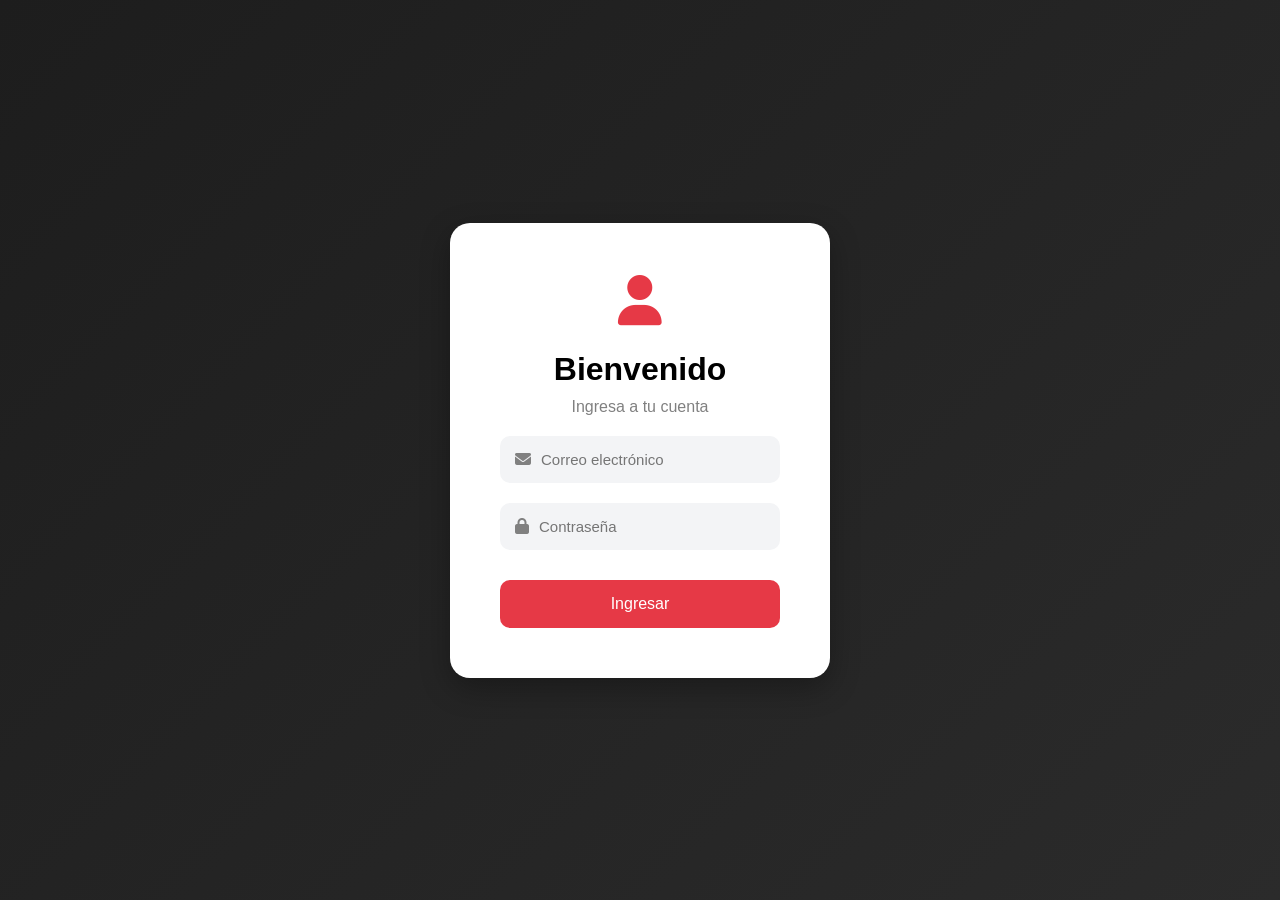
<file: login.html>
<!DOCTYPE html>
<html lang="es">

<head>
    <meta charset="UTF-8">
    <meta name="viewport" content="width=device-width, initial-scale=1.0">
    <title>Login | Villa Chicken</title>

    <link rel="stylesheet" href="./CSS/login.css">

    <link rel="stylesheet"
        href="https://cdnjs.cloudflare.com/ajax/libs/font-awesome/6.5.1/css/all.min.css">
</head>

<body>

<div class="login-container">

    <div class="login-card">

        <div class="icono">
            <i class="fa-solid fa-user"></i>
        </div>

        <h1>Bienvenido</h1>

        <p>Ingresa a tu cuenta</p>

        <div class="input-group">

            <i class="fa-solid fa-envelope"></i>

            <input type="email" placeholder="Correo electrónico">

        </div>

        <div class="input-group">

            <i class="fa-solid fa-lock"></i>

            <input type="password" placeholder="Contraseña">

        </div>

        <button>
            Ingresar
        </button>

    </div>

</div>

</body>
</html>
</file>
<file: CSS/login.css>
*{
    margin:0;
    padding:0;
    box-sizing:border-box;
    font-family:Arial;
}

body{
    background:linear-gradient(135deg,#1d1d1d,#2b2b2b);
    min-height:100vh;
    display:flex;
    justify-content:center;
    align-items:center;
    padding:20px;
}

.login-container{
    width:100%;
    display:flex;
    justify-content:center;
    align-items:center;
}

.login-card{
    background:white;
    width:380px;
    padding:50px;
    border-radius:20px;
    text-align:center;
    box-shadow:0 10px 30px rgba(0,0,0,0.3);
}

.icono{
    font-size:50px;
    color:#e63946;
    margin-bottom:20px;
}

.login-card h1{
    margin-bottom:10px;
}

.login-card p{
    color:gray;
    margin-bottom:20px;
}

.input-group{
    background:#f3f4f6;
    display:flex;
    align-items:center;
    padding:15px;
    border-radius:10px;
    margin-top:20px;
}

.input-group i{
    margin-right:10px;
    color:gray;
}

.input-group input{
    border:none;
    background:none;
    width:100%;
    outline:none;
    font-size:15px;
}

button{
    width:100%;
    margin-top:30px;
    padding:15px;
    border:none;
    background:#e63946;
    color:white;
    border-radius:10px;
    cursor:pointer;
    font-size:16px;
    transition:0.3s;
}

button:hover{
    background:#c1121f;
}

/* ===== RESPONSIVE ===== */

@media screen and (max-width: 480px){

    .login-card{
        width:100%;
        padding:35px 20px;
    }

    .icono{
        font-size:40px;
    }

    .login-card h1{
        font-size:32px;
    }

    .input-group{
        padding:12px;
    }

    button{
        padding:14px;
    }

}
</file>
